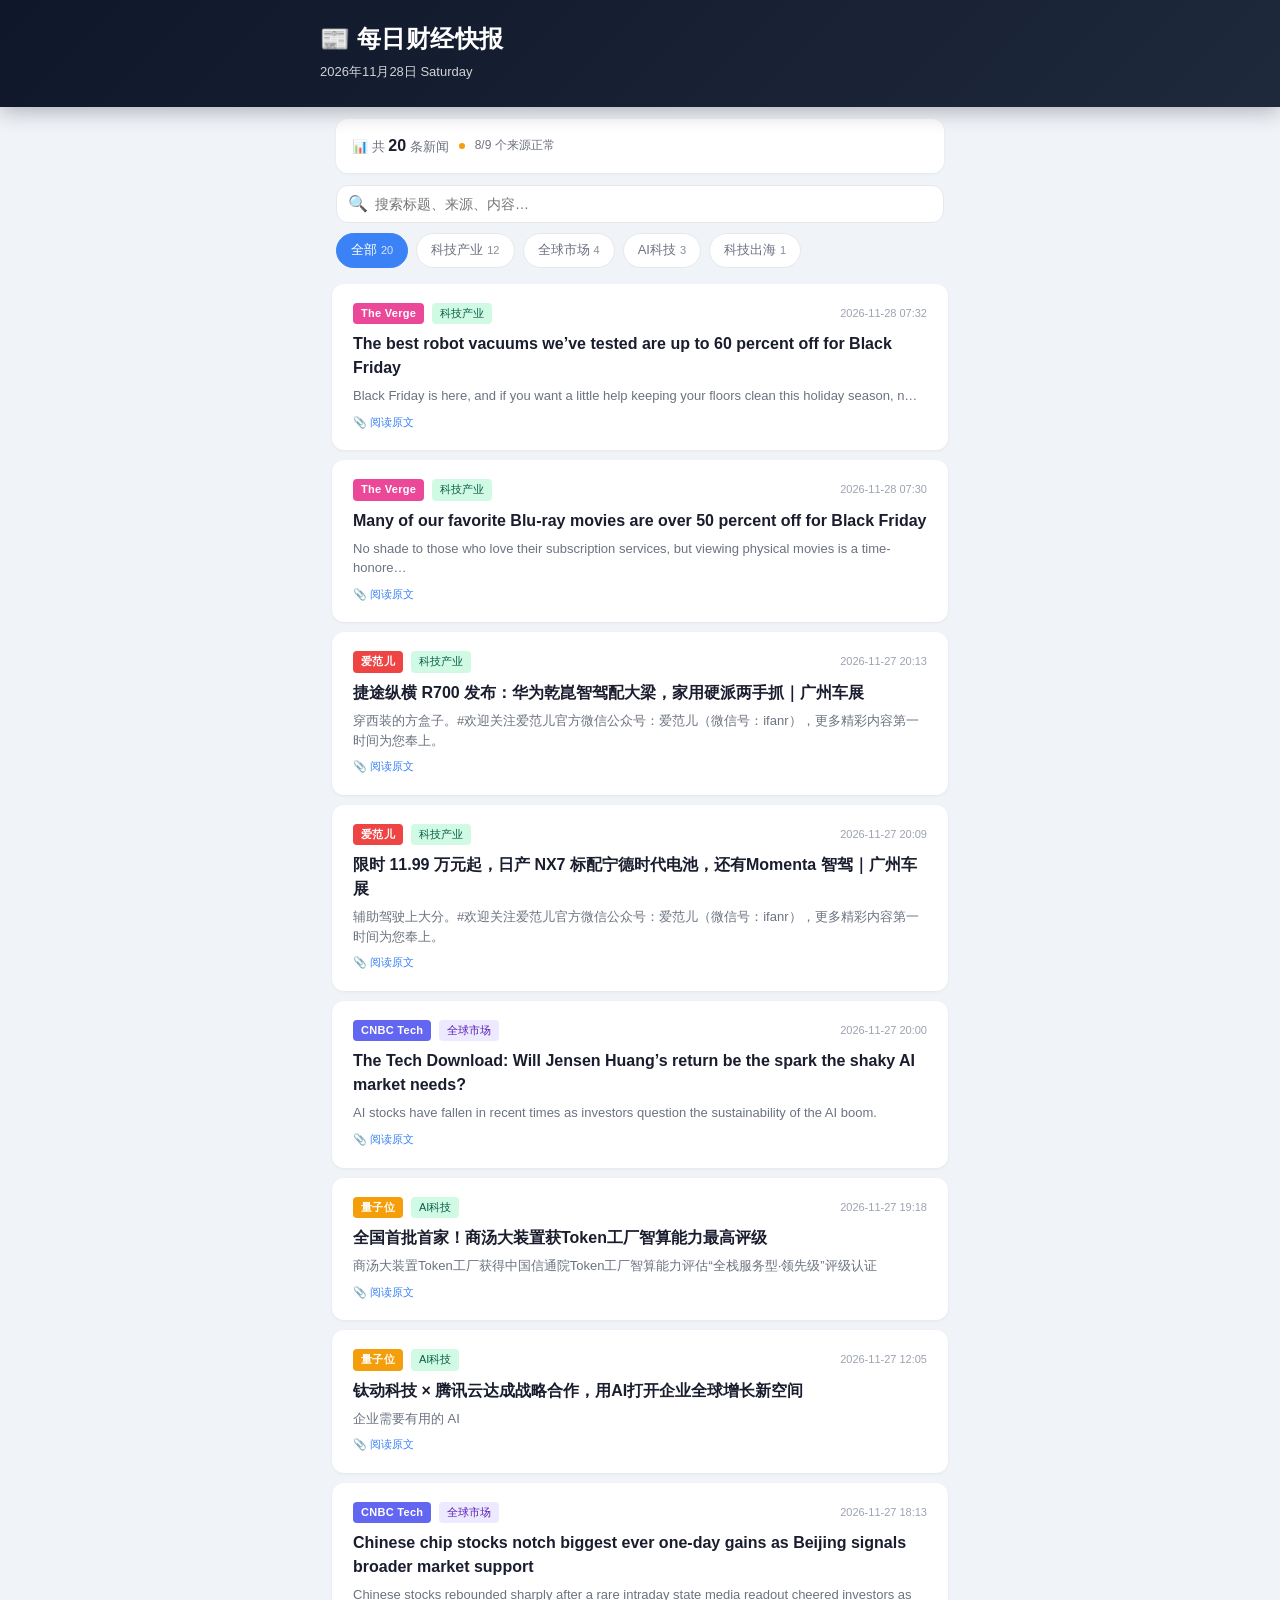
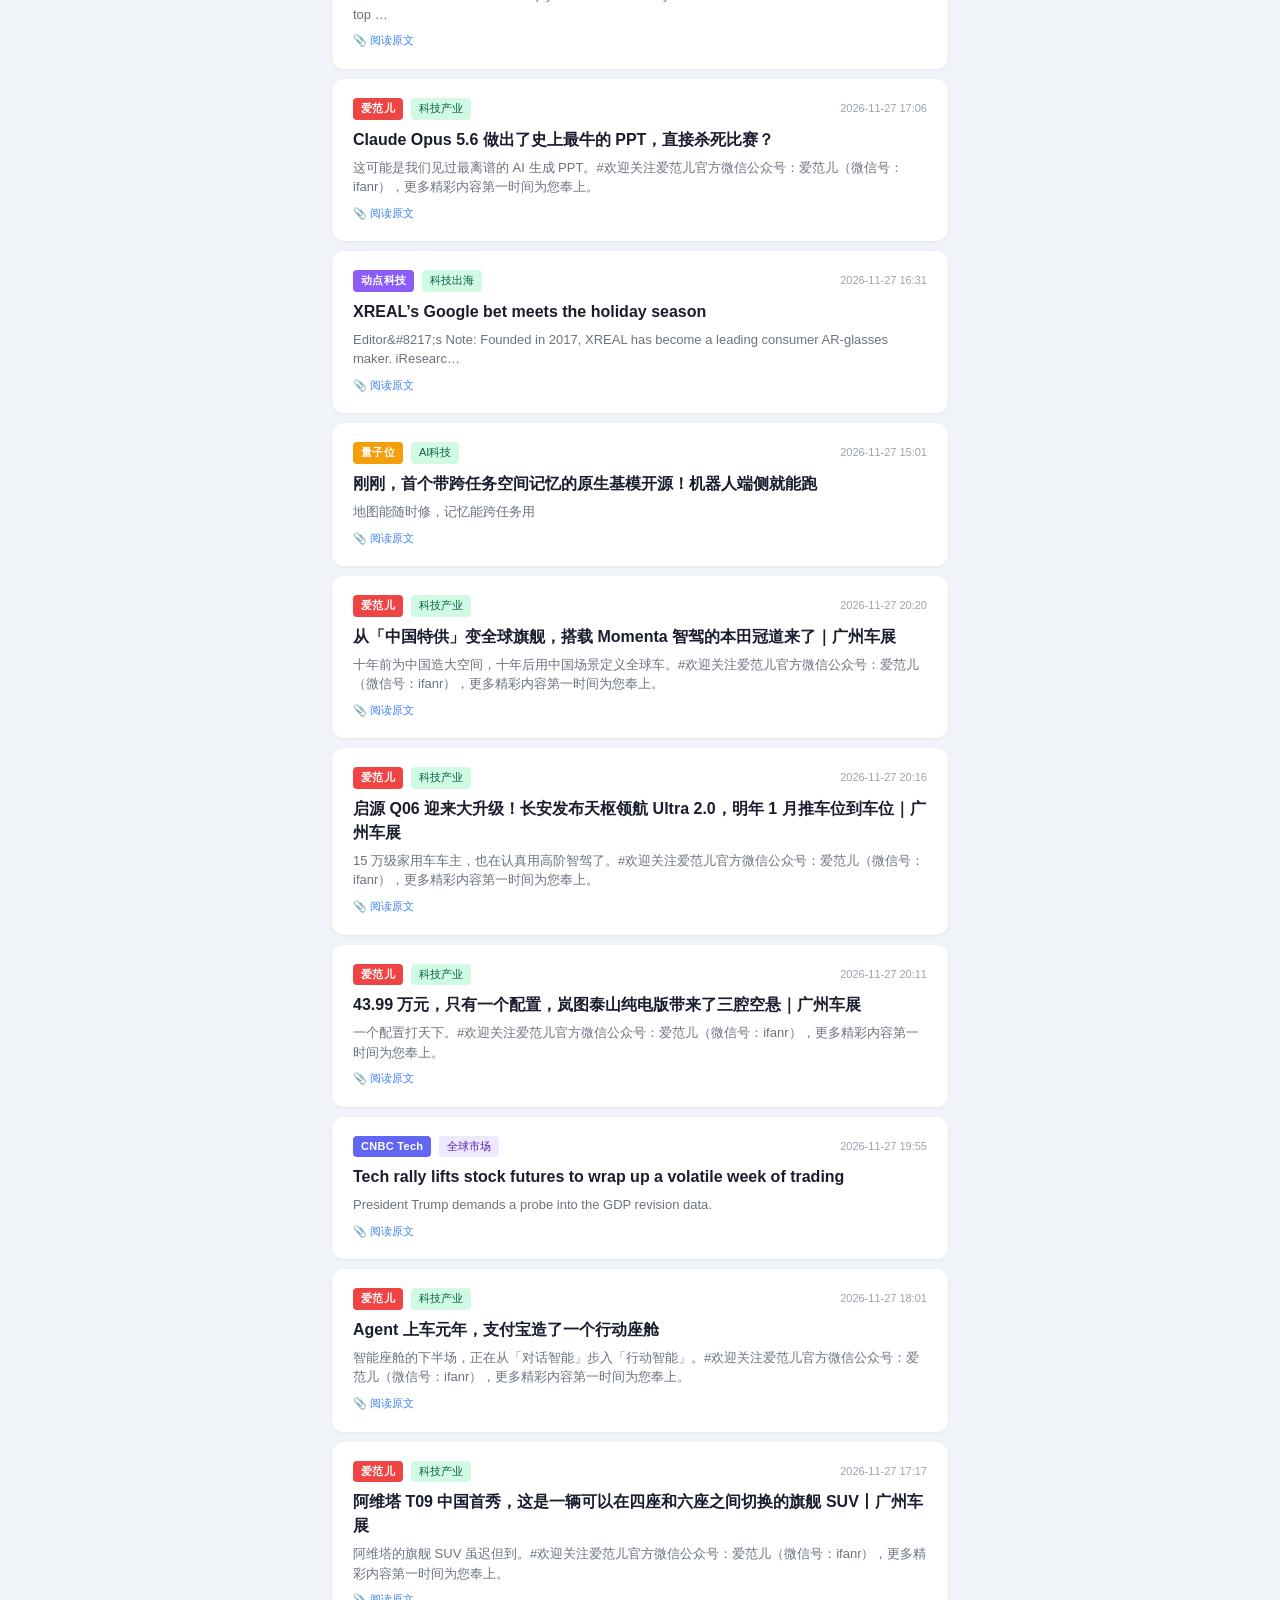
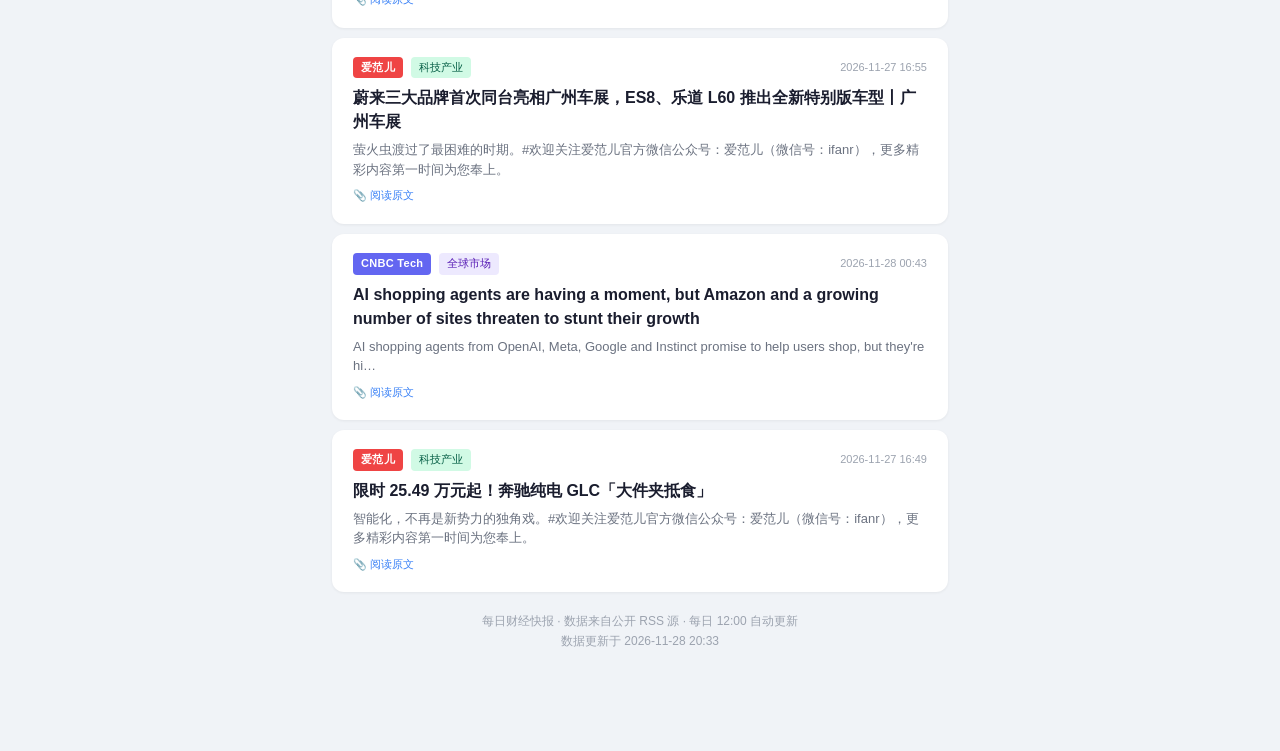
<file: index.html>
<!DOCTYPE html>
<html lang="zh-CN">
<head>
    <meta charset="UTF-8">
    <!-- 移动端视口：让网页在手机上以合适的宽度显示 -->
    <meta name="viewport" content="width=device-width, initial-scale=1.0">
    <!-- iOS Safari 全屏模式支持 -->
    <meta name="apple-mobile-web-app-capable" content="yes">
    <meta name="apple-mobile-web-app-status-bar-style" content="black-translucent">
    <title>每日财经快报</title>

    <!-- 内联 SVG 图标（📰），避免额外的 favicon 请求 -->
    <link rel="icon" href="[data-uri]">

    <!-- 相对路径：站点可部署在任意子路径下 -->
    <link rel="stylesheet" href="static/style.css">
</head>
<body>

    <!-- ======== 顶部导航栏 ======== -->
    <header class="header">
        <div class="header-inner">
            <div>
                <div class="header-title">
                    <span class="icon">📰</span>每日财经快报
                </div>
                <div class="header-date" id="headerDate"></div>
            </div>
        </div>
    </header>

    <!-- ======== 主内容区 ======== -->
    <main class="main">

        <!-- 状态栏（数据就绪后由 JS 显示） -->
        <div class="stats-bar" id="statsBar" hidden>
            <span>📊 共 <span class="count" id="newsCount">0</span> 条新闻</span>
            <span class="stats-dot" id="statsDot"></span>
            <span id="statsText" style="font-size:12px;"></span>
        </div>

        <!-- 搜索 + 筛选（数据就绪后由 JS 显示） -->
        <div class="toolbar" id="toolbar" hidden>
            <div class="search-box">
                <span class="search-icon">🔍</span>
                <input type="search" id="searchInput" placeholder="搜索标题、来源、内容…" oninput="renderNews()">
            </div>
            <div class="filter-chips" id="filterChips">
                <!-- JS 动态生成 -->
            </div>
        </div>

        <!-- 新闻列表容器 -->
        <div class="news-list" id="newsList"></div>

        <!-- 底部 -->
        <div class="footer">
            每日财经快报 · 数据来自公开 RSS 源 · 每日 12:00 自动更新<br>
            <span id="updatedAt"></span>
        </div>
    </main>

    <!-- 构建时由 build.py 在此注入新闻数据（window.__NEWS_DATA__） -->
    <script>window.__NEWS_DATA__={"version":"3.0.0","date":"2026年11月28日 Saturday","total":20,"sources":[{"name":"动点科技","count":15,"error":null},{"name":"量子位","count":10,"error":null},{"name":"少数派","count":10,"error":null},{"name":"爱范儿","count":15,"error":null},{"name":"华尔街见闻","count":0,"error":"HTTPSConnectionPool(host='api-one.wallstcn.com', port=443): Max retries exceeded with url: /apiv1/content/lives?channel=global&limit=20&first_page=true (Caused by NameResolutionError(\"HTTPSConnection(host='api-one.wallstcn.com', port=443): Failed to resolve 'api-one.wallstcn.com' ([Errno -2] Name or service not known)\"))"},{"name":"CNBC Tech","count":15,"error":null},{"name":"The Verge","count":10,"error":null},{"name":"钛媒体","count":15,"error":null},{"name":"TechCrunch","count":15,"error":null}],"articles":[{"title":"The best robot vacuums we’ve tested are up to 60 percent off for Black Friday","link":"https://www.theverge.com/gadgets/1044487/best-black-friday-robot-vacuum-mop-deals-2026","summary":"Black Friday is here, and if you want a little help keeping your floors clean this holiday season, n…","time":"2026-11-28 07:32","source":"The Verge","category":"科技产业","lang":"en","color":"#ec4899"},{"title":"Many of our favorite Blu-ray movies are over 50 percent off for Black Friday","link":"https://www.theverge.com/gadgets/1040471/4k-bluray-movie-film-black-friday-deal-sale","summary":"No shade to those who love their subscription services, but viewing physical movies is a time-honore…","time":"2026-11-28 07:30","source":"The Verge","category":"科技产业","lang":"en","color":"#ec4899"},{"title":"捷途纵横 R700 发布：华为乾崑智驾配大梁，家用硬派两手抓｜广州车展","link":"https://www.ifanr.com/1695926?utm_source=rss&utm_medium=rss&utm_campaign","summary":"穿西装的方盒子。#欢迎关注爱范儿官方微信公众号：爱范儿（微信号：ifanr），更多精彩内容第一时间为您奉上。","time":"2026-11-27 20:13","source":"爱范儿","category":"科技产业","lang":"zh","color":"#ef4444"},{"title":"限时 11.99 万元起，日产 NX7 标配宁德时代电池，还有Momenta 智驾｜广州车展","link":"https://www.ifanr.com/1695904?utm_source=rss&utm_medium=rss&utm_campaign","summary":"辅助驾驶上大分。#欢迎关注爱范儿官方微信公众号：爱范儿（微信号：ifanr），更多精彩内容第一时间为您奉上。","time":"2026-11-27 20:09","source":"爱范儿","category":"科技产业","lang":"zh","color":"#ef4444"},{"title":"The Tech Download: Will Jensen Huang’s return be the spark the shaky AI market needs?","link":"https://www.cnbc.com/2026/11/27/tech-download-jensen-huang-ai-market.html","summary":"AI stocks have fallen in recent times as investors question the sustainability of the AI boom.","time":"2026-11-27 20:00","source":"CNBC Tech","category":"全球市场","lang":"en","color":"#6366f1"},{"title":"全国首批首家！商汤大装置获Token工厂智算能力最高评级","link":"https://www.qbitai.com/2026/11/513346.html","summary":"商汤大装置Token工厂获得中国信通院Token工厂智算能力评估“全栈服务型·领先级”评级认证","time":"2026-11-27 19:18","source":"量子位","category":"AI科技","lang":"zh","color":"#f59e0b"},{"title":"钛动科技 × 腾讯云达成战略合作，用AI打开企业全球增长新空间","link":"https://www.qbitai.com/2026/11/513194.html","summary":"企业需要有用的 AI","time":"2026-11-27 12:05","source":"量子位","category":"AI科技","lang":"zh","color":"#f59e0b"},{"title":"Chinese chip stocks notch biggest ever one-day gains as Beijing signals broader market support","link":"https://www.cnbc.com/2026/11/27/china-chip-stocks-beijing-market-support.html","summary":"Chinese stocks rebounded sharply after a rare intraday state media readout cheered investors as top …","time":"2026-11-27 18:13","source":"CNBC Tech","category":"全球市场","lang":"en","color":"#6366f1"},{"title":"Claude Opus 5.6 做出了史上最牛的 PPT，直接杀死比赛？","link":"https://www.ifanr.com/1695831?utm_source=rss&utm_medium=rss&utm_campaign","summary":"这可能是我们见过最离谱的 AI 生成 PPT。#欢迎关注爱范儿官方微信公众号：爱范儿（微信号：ifanr），更多精彩内容第一时间为您奉上。","time":"2026-11-27 17:06","source":"爱范儿","category":"科技产业","lang":"zh","color":"#ef4444"},{"title":"XREAL’s Google bet meets the holiday season","link":"https://technode.com/2026/11/27/xreals-google-bet-meets-the-holiday-season/","summary":"Editor&#8217;s Note: Founded in 2017, XREAL has become a leading consumer AR-glasses maker. iResearc…","time":"2026-11-27 16:31","source":"动点科技","category":"科技出海","lang":"zh","color":"#8b5cf6"},{"title":"刚刚，首个带跨任务空间记忆的原生基模开源！机器人端侧就能跑","link":"https://www.qbitai.com/2026/11/513227.html","summary":"地图能随时修，记忆能跨任务用","time":"2026-11-27 15:01","source":"量子位","category":"AI科技","lang":"zh","color":"#f59e0b"},{"title":"从「中国特供」变全球旗舰，搭载 Momenta 智驾的本田冠道来了｜广州车展","link":"https://www.ifanr.com/1695948?utm_source=rss&utm_medium=rss&utm_campaign","summary":"十年前为中国造大空间，十年后用中国场景定义全球车。#欢迎关注爱范儿官方微信公众号：爱范儿（微信号：ifanr），更多精彩内容第一时间为您奉上。","time":"2026-11-27 20:20","source":"爱范儿","category":"科技产业","lang":"zh","color":"#ef4444"},{"title":"启源 Q06 迎来大升级！长安发布天枢领航 Ultra 2.0，明年 1 月推车位到车位｜广州车展","link":"https://www.ifanr.com/1695936?utm_source=rss&utm_medium=rss&utm_campaign","summary":"15 万级家用车车主，也在认真用高阶智驾了。#欢迎关注爱范儿官方微信公众号：爱范儿（微信号：ifanr），更多精彩内容第一时间为您奉上。","time":"2026-11-27 20:16","source":"爱范儿","category":"科技产业","lang":"zh","color":"#ef4444"},{"title":"43.99 万元，只有一个配置，岚图泰山纯电版带来了三腔空悬｜广州车展","link":"https://www.ifanr.com/1695915?utm_source=rss&utm_medium=rss&utm_campaign","summary":"一个配置打天下。#欢迎关注爱范儿官方微信公众号：爱范儿（微信号：ifanr），更多精彩内容第一时间为您奉上。","time":"2026-11-27 20:11","source":"爱范儿","category":"科技产业","lang":"zh","color":"#ef4444"},{"title":"Tech rally lifts stock futures to wrap up a volatile week of trading","link":"https://www.cnbc.com/2026/11/27/tech-rally-lifts-stock-futures-to-wrap-up-a-volatile-week-of-trading.html","summary":"President Trump demands a probe into the GDP revision data.","time":"2026-11-27 19:55","source":"CNBC Tech","category":"全球市场","lang":"en","color":"#6366f1"},{"title":"Agent 上车元年，支付宝造了一个行动座舱","link":"https://www.ifanr.com/1695888?utm_source=rss&utm_medium=rss&utm_campaign","summary":"智能座舱的下半场，正在从「对话智能」步入「行动智能」。#欢迎关注爱范儿官方微信公众号：爱范儿（微信号：ifanr），更多精彩内容第一时间为您奉上。","time":"2026-11-27 18:01","source":"爱范儿","category":"科技产业","lang":"zh","color":"#ef4444"},{"title":"阿维塔 T09 中国首秀，这是一辆可以在四座和六座之间切换的旗舰 SUV丨广州车展","link":"https://www.ifanr.com/1695875?utm_source=rss&utm_medium=rss&utm_campaign","summary":"阿维塔的旗舰 SUV 虽迟但到。#欢迎关注爱范儿官方微信公众号：爱范儿（微信号：ifanr），更多精彩内容第一时间为您奉上。","time":"2026-11-27 17:17","source":"爱范儿","category":"科技产业","lang":"zh","color":"#ef4444"},{"title":"蔚来三大品牌首次同台亮相广州车展，ES8、乐道 L60 推出全新特别版车型丨广州车展","link":"https://www.ifanr.com/1695848?utm_source=rss&utm_medium=rss&utm_campaign","summary":"萤火虫渡过了最困难的时期。#欢迎关注爱范儿官方微信公众号：爱范儿（微信号：ifanr），更多精彩内容第一时间为您奉上。","time":"2026-11-27 16:55","source":"爱范儿","category":"科技产业","lang":"zh","color":"#ef4444"},{"title":"AI shopping agents are having a moment, but Amazon and a growing number of sites threaten to stunt their growth","link":"https://www.cnbc.com/2026/11/27/ai-shopping-agents-retailer-blocks.html","summary":"AI shopping agents from OpenAI, Meta, Google and Instinct promise to help users shop, but they're hi…","time":"2026-11-28 00:43","source":"CNBC Tech","category":"全球市场","lang":"en","color":"#6366f1"},{"title":"限时 25.49 万元起！奔驰纯电 GLC「大件夹抵食」","link":"https://www.ifanr.com/1695815?utm_source=rss&utm_medium=rss&utm_campaign","summary":"智能化，不再是新势力的独角戏。#欢迎关注爱范儿官方微信公众号：爱范儿（微信号：ifanr），更多精彩内容第一时间为您奉上。","time":"2026-11-27 16:49","source":"爱范儿","category":"科技产业","lang":"zh","color":"#ef4444"}],"generated_at":"2026-11-28 20:33"};</script>

    <script src="static/app.js"></script>
</body>
</html>
</file>
<file: static/style.css>
/* ==========================================
   CSS 变量 - 全局配色方案（改颜色只需改这里）
   ========================================== */
:root {
    --bg: #f0f3f7;
    --card-bg: #ffffff;
    --text-primary: #1a1d2e;
    --text-secondary: #6b7280;
    --text-muted: #9ca3af;
    --header-bg-start: #0f172a;
    --header-bg-end: #1e293b;
    --accent: #3b82f6;
    --accent-light: #eff6ff;
    --divider: #e5e7eb;
    --shadow-sm: 0 1px 3px rgba(0, 0, 0, 0.06);
    --shadow-md: 0 4px 12px rgba(0, 0, 0, 0.08);
    --radius-sm: 8px;
    --radius-md: 12px;
    --radius-lg: 16px;
    --font-mono: 'SF Mono', 'Cascadia Code', 'Consolas', monospace;
}

/* ==========================================
   全局重置
   ========================================== */
*, *::before, *::after {
    box-sizing: border-box;
    margin: 0;
    padding: 0;
}

/* hidden 属性优先级兜底：否则组件类里的 display:flex 会盖掉它 */
[hidden] {
    display: none !important;
}

body {
    font-family: -apple-system, BlinkMacSystemFont, 'Segoe UI', 'PingFang SC',
                 'Hiragino Sans GB', 'Microsoft YaHei', 'Helvetica Neue', sans-serif;
    background: var(--bg);
    color: var(--text-primary);
    line-height: 1.6;
    -webkit-font-smoothing: antialiased;
    -moz-osx-font-smoothing: grayscale;
    overscroll-behavior-y: contain;
}

/* ==========================================
   顶部 Header
   ========================================== */
.header {
    background: linear-gradient(135deg, var(--header-bg-start), var(--header-bg-end));
    color: #fff;
    padding: 20px 16px 24px;
    position: sticky;
    top: 0;
    z-index: 100;
    box-shadow: 0 4px 20px rgba(15, 23, 42, 0.3);
}

.header-inner {
    max-width: 640px;
    margin: 0 auto;
    display: flex;
    align-items: center;
    justify-content: space-between;
}

.header-title {
    font-size: 22px;
    font-weight: 700;
    letter-spacing: 0.5px;
}

.header-title .icon {
    margin-right: 6px;
}

.header-date {
    font-size: 13px;
    opacity: 0.8;
    margin-top: 4px;
}

/* ==========================================
   主内容区
   ========================================== */
.main {
    max-width: 640px;
    margin: 0 auto;
    padding: 0 12px 80px;
}

/* ==========================================
   状态栏（新闻数量 + 来源状态）
   ========================================== */
.stats-bar {
    display: flex;
    align-items: center;
    gap: 10px;
    padding: 14px 16px;
    margin: 12px 4px 0;
    background: var(--card-bg);
    border-radius: var(--radius-md);
    box-shadow: var(--shadow-sm);
    font-size: 13px;
    color: var(--text-secondary);
    flex-wrap: wrap;
}

.stats-bar .count {
    font-weight: 700;
    color: var(--text-primary);
    font-size: 16px;
}

.stats-dot {
    width: 6px;
    height: 6px;
    border-radius: 50%;
    background: #10b981;
}

.stats-dot.error {
    background: #f59e0b;
}

.stats-dot.offline {
    background: #ef4444;
}

/* ==========================================
   搜索框 + 分类筛选
   ========================================== */
.toolbar {
    padding: 12px 4px 0;
    display: flex;
    flex-direction: column;
    gap: 10px;
}

.search-box {
    position: relative;
}

.search-box input {
    width: 100%;
    padding: 10px 14px 10px 38px;
    border: 1.5px solid var(--divider);
    border-radius: var(--radius-md);
    font-size: 14px;
    background: var(--card-bg);
    color: var(--text-primary);
    outline: none;
    transition: border-color 0.2s;
    -webkit-appearance: none;
}

.search-box input:focus {
    border-color: var(--accent);
}

.search-box .search-icon {
    position: absolute;
    left: 12px;
    top: 50%;
    transform: translateY(-50%);
    font-size: 16px;
    color: var(--text-muted);
    pointer-events: none;
}

.filter-chips {
    display: flex;
    gap: 8px;
    overflow-x: auto;
    padding-bottom: 4px;
    -webkit-overflow-scrolling: touch;
    scrollbar-width: none;
}

.filter-chips::-webkit-scrollbar {
    display: none;
}

.chip {
    flex-shrink: 0;
    padding: 6px 14px;
    border-radius: 20px;
    font-size: 13px;
    font-weight: 500;
    border: 1.5px solid var(--divider);
    background: var(--card-bg);
    color: var(--text-secondary);
    cursor: pointer;
    transition: all 0.2s;
    white-space: nowrap;
    user-select: none;
}

.chip:active {
    transform: scale(0.95);
}

.chip.active {
    background: var(--accent);
    color: #fff;
    border-color: var(--accent);
}

.chip .count {
    margin-left: 4px;
    font-size: 11px;
    opacity: 0.8;
}

/* ==========================================
   新闻卡片
   ========================================== */
.news-list {
    margin-top: 12px;
    display: flex;
    flex-direction: column;
    gap: 10px;
}

.news-card {
    background: var(--card-bg);
    border-radius: var(--radius-md);
    padding: 14px 16px;
    box-shadow: var(--shadow-sm);
    cursor: pointer;
    transition: all 0.2s;
    position: relative;
    overflow: hidden;
    border: 1.5px solid transparent;
    -webkit-tap-highlight-color: transparent;
}

.news-card:active {
    transform: scale(0.985);
    border-color: var(--divider);
}

.news-card:hover {
    box-shadow: var(--shadow-md);
}

/* 卡片顶行：来源 + 分类 + 时间 */
.card-meta {
    display: flex;
    align-items: center;
    gap: 8px;
    margin-bottom: 8px;
    flex-wrap: wrap;
}

.source-badge {
    display: inline-block;
    padding: 2px 8px;
    border-radius: 4px;
    font-size: 11px;
    font-weight: 600;
    color: #fff;
    letter-spacing: 0.3px;
}

.category-tag {
    font-size: 11px;
    padding: 2px 8px;
    border-radius: 4px;
    font-weight: 500;
}

/* 英文源标签样式 */
.lang-en .category-tag {
    background: #fef3c7;
    color: #92400e;
}

/* 中文科技类标签 */
.cat-tech .category-tag {
    background: #d1fae5;
    color: #065f46;
}

/* 中文市场类标签 */
.cat-market .category-tag {
    background: #dbeafe;
    color: #1e40af;
}
/* 中文宏观类标签 */
.cat-macro .category-tag {
    background: #fef3c7;
    color: #92400e;
}
/* 半导体 */
.cat-semi .category-tag {
    background: #cffafe;
    color: #155e75;
}
/* 财经快讯 */
.cat-flash .category-tag {
    background: #fee2e2;
    color: #991b1b;
    font-weight: 600;
}
/* 全球市场 */
.cat-global-market .category-tag {
    background: #ede9fe;
    color: #5b21b6;
}

.card-time {
    margin-left: auto;
    font-size: 11px;
    color: var(--text-muted);
    white-space: nowrap;
}

.card-title {
    font-size: 15px;
    font-weight: 600;
    line-height: 1.5;
    color: var(--text-primary);
    margin-bottom: 6px;
    display: -webkit-box;
    -webkit-line-clamp: 2;
    -webkit-box-orient: vertical;
    overflow: hidden;
}

.card-summary {
    font-size: 13px;
    color: var(--text-secondary);
    line-height: 1.5;
    display: -webkit-box;
    -webkit-line-clamp: 2;
    -webkit-box-orient: vertical;
    overflow: hidden;
}

.card-link-hint {
    font-size: 11px;
    color: var(--accent);
    margin-top: 8px;
    display: flex;
    align-items: center;
    gap: 4px;
}

/* ==========================================
   状态提示（加载失败 / 空数据）
   ========================================== */
.state-message {
    text-align: center;
    padding: 60px 20px;
    color: var(--text-muted);
}

.state-message .emoji {
    font-size: 48px;
    margin-bottom: 16px;
}

.state-message .text {
    font-size: 15px;
    margin-bottom: 8px;
}

.state-message .sub {
    font-size: 13px;
}

/* ==========================================
   底部
   ========================================== */
.footer {
    text-align: center;
    padding: 20px;
    color: var(--text-muted);
    font-size: 12px;
}

/* ==========================================
   响应式调整（大屏设备）
   ========================================== */
@media (min-width: 768px) {
    .header-title {
        font-size: 24px;
    }
    .news-card {
        padding: 18px 20px;
    }
    .card-title {
        font-size: 16px;
    }
}
</file>
